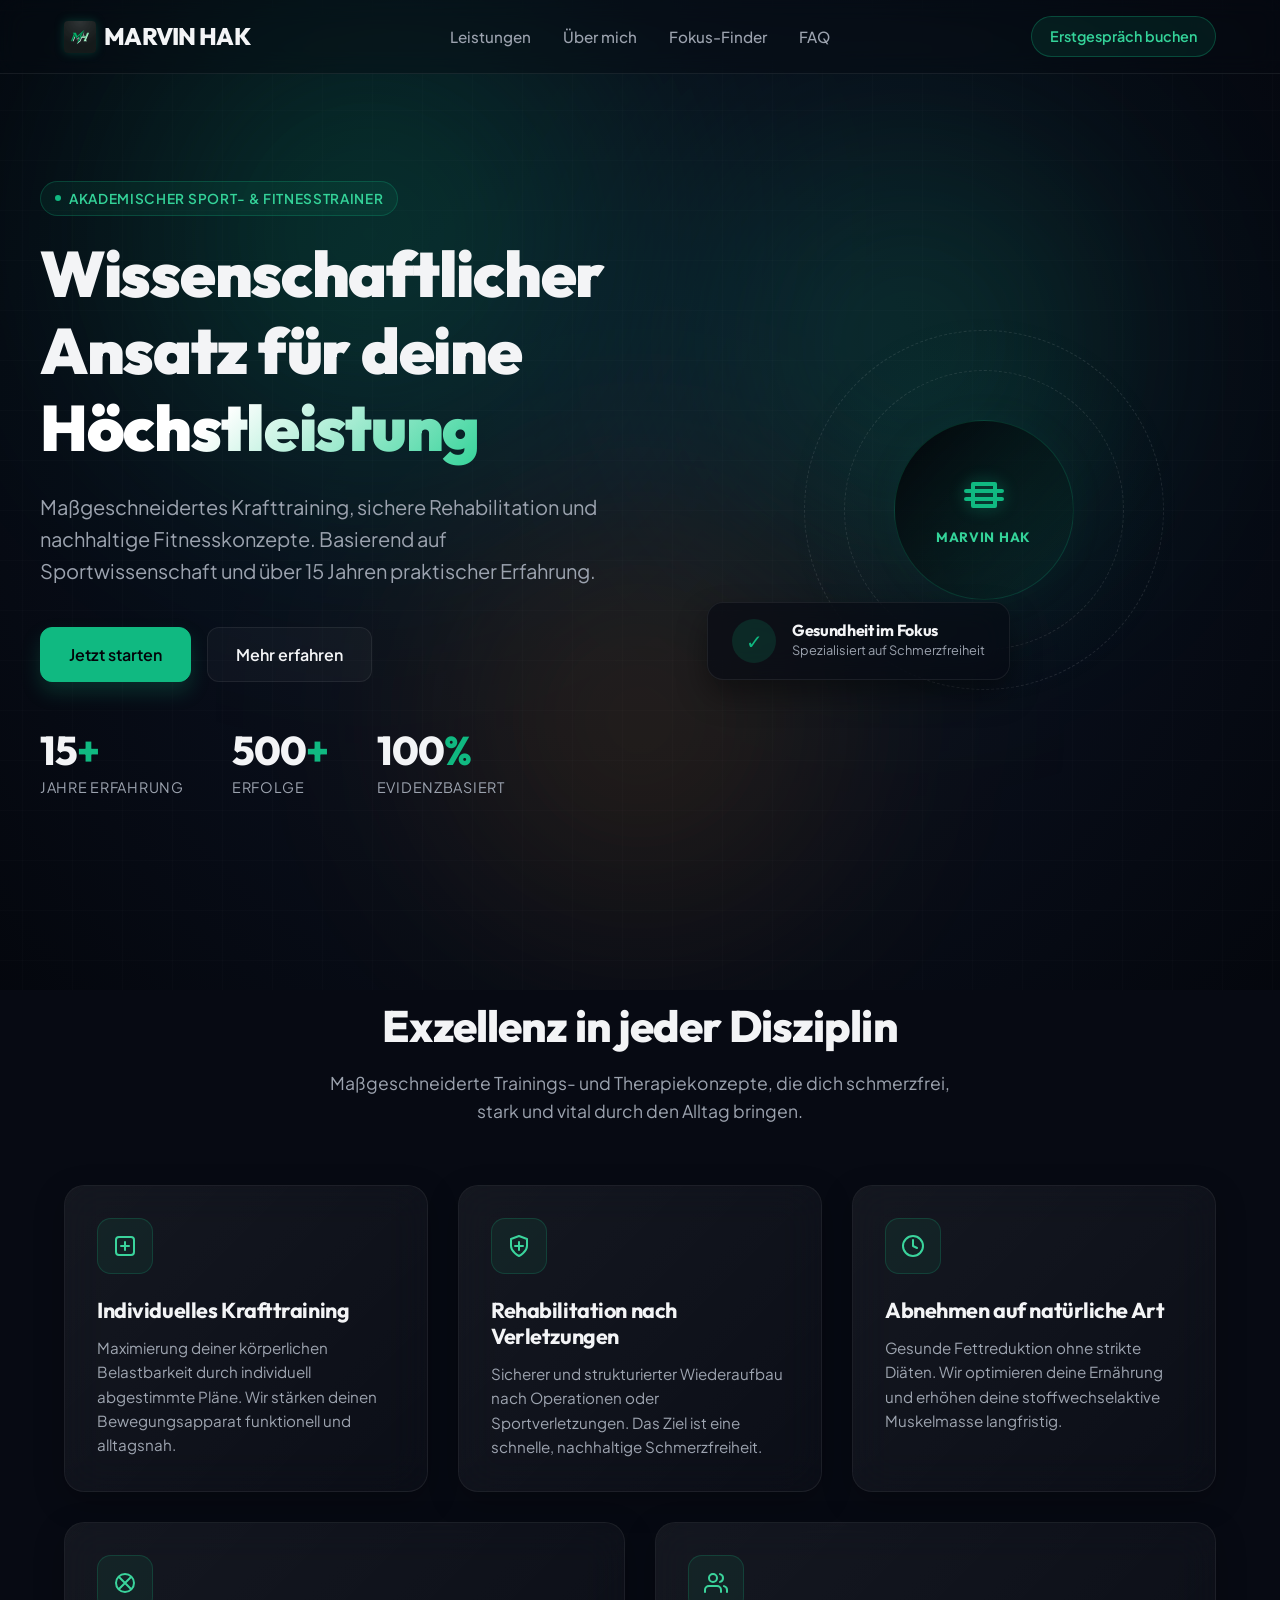
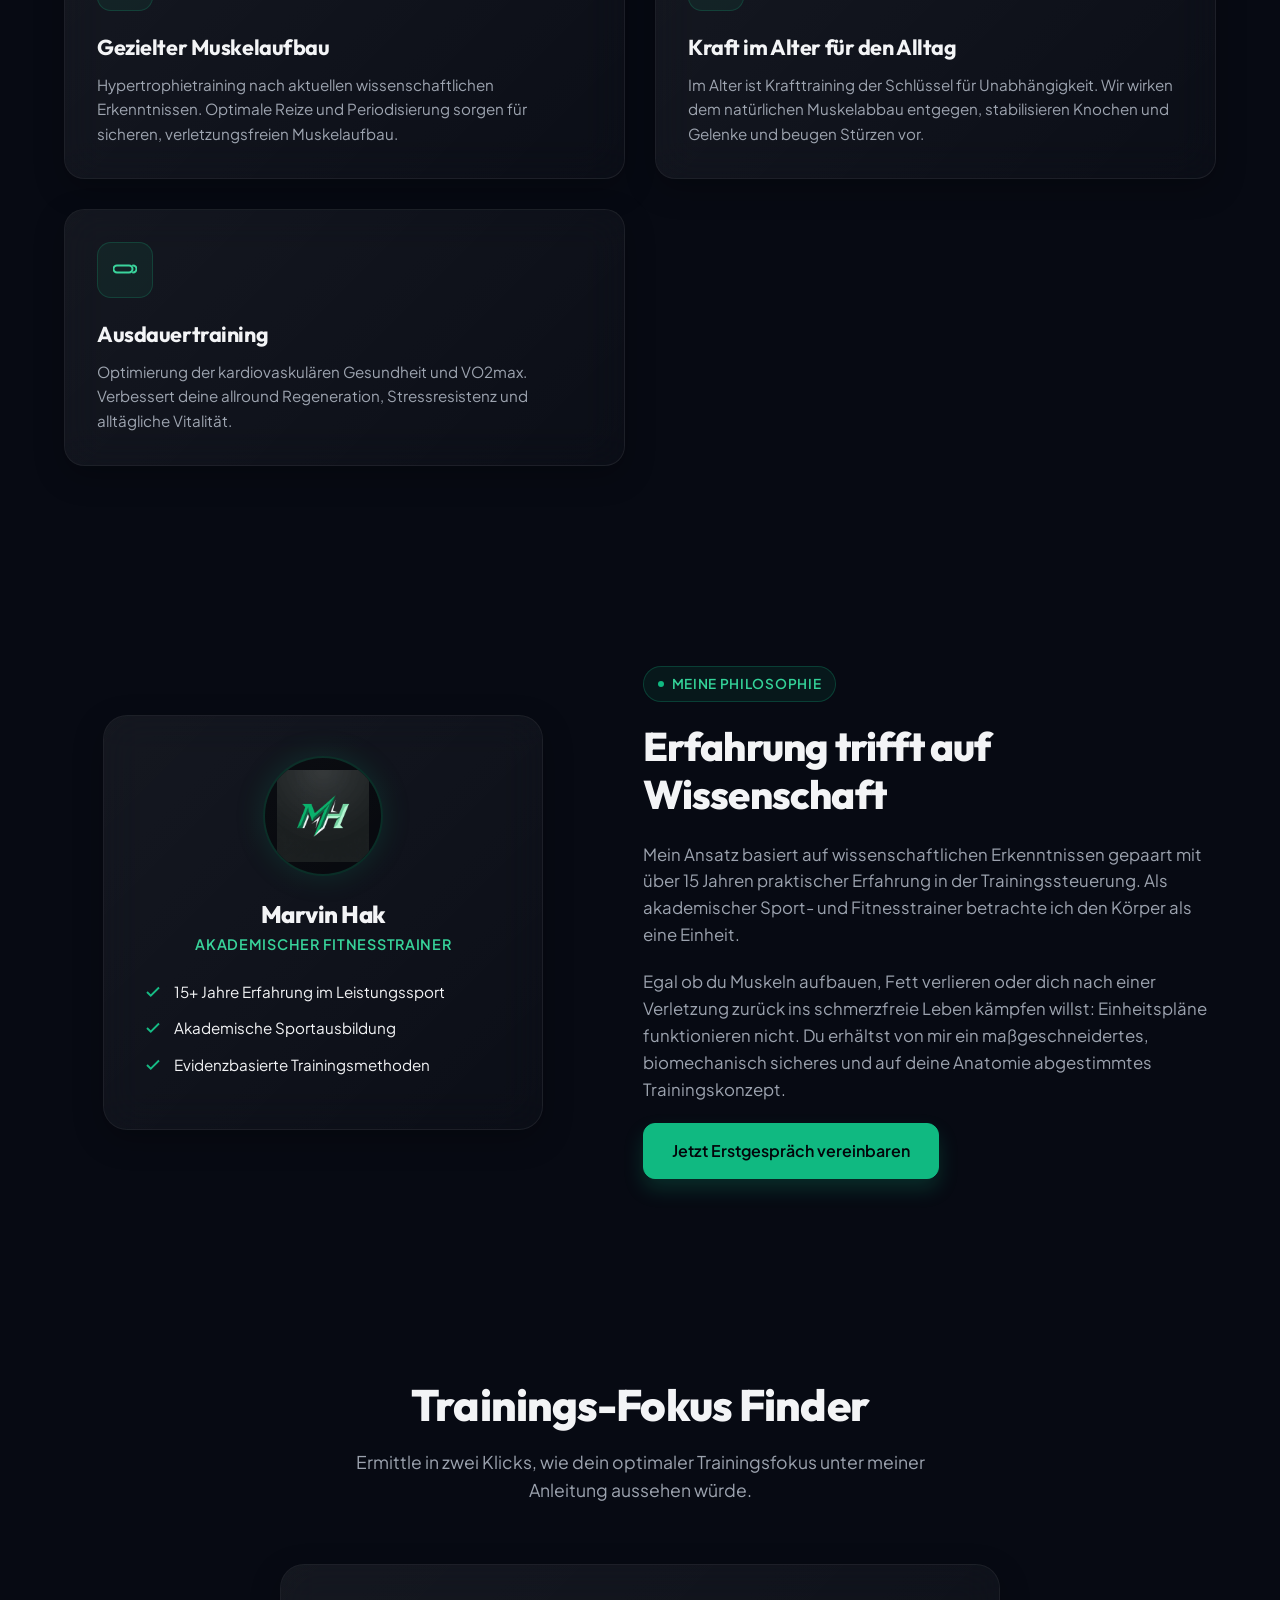
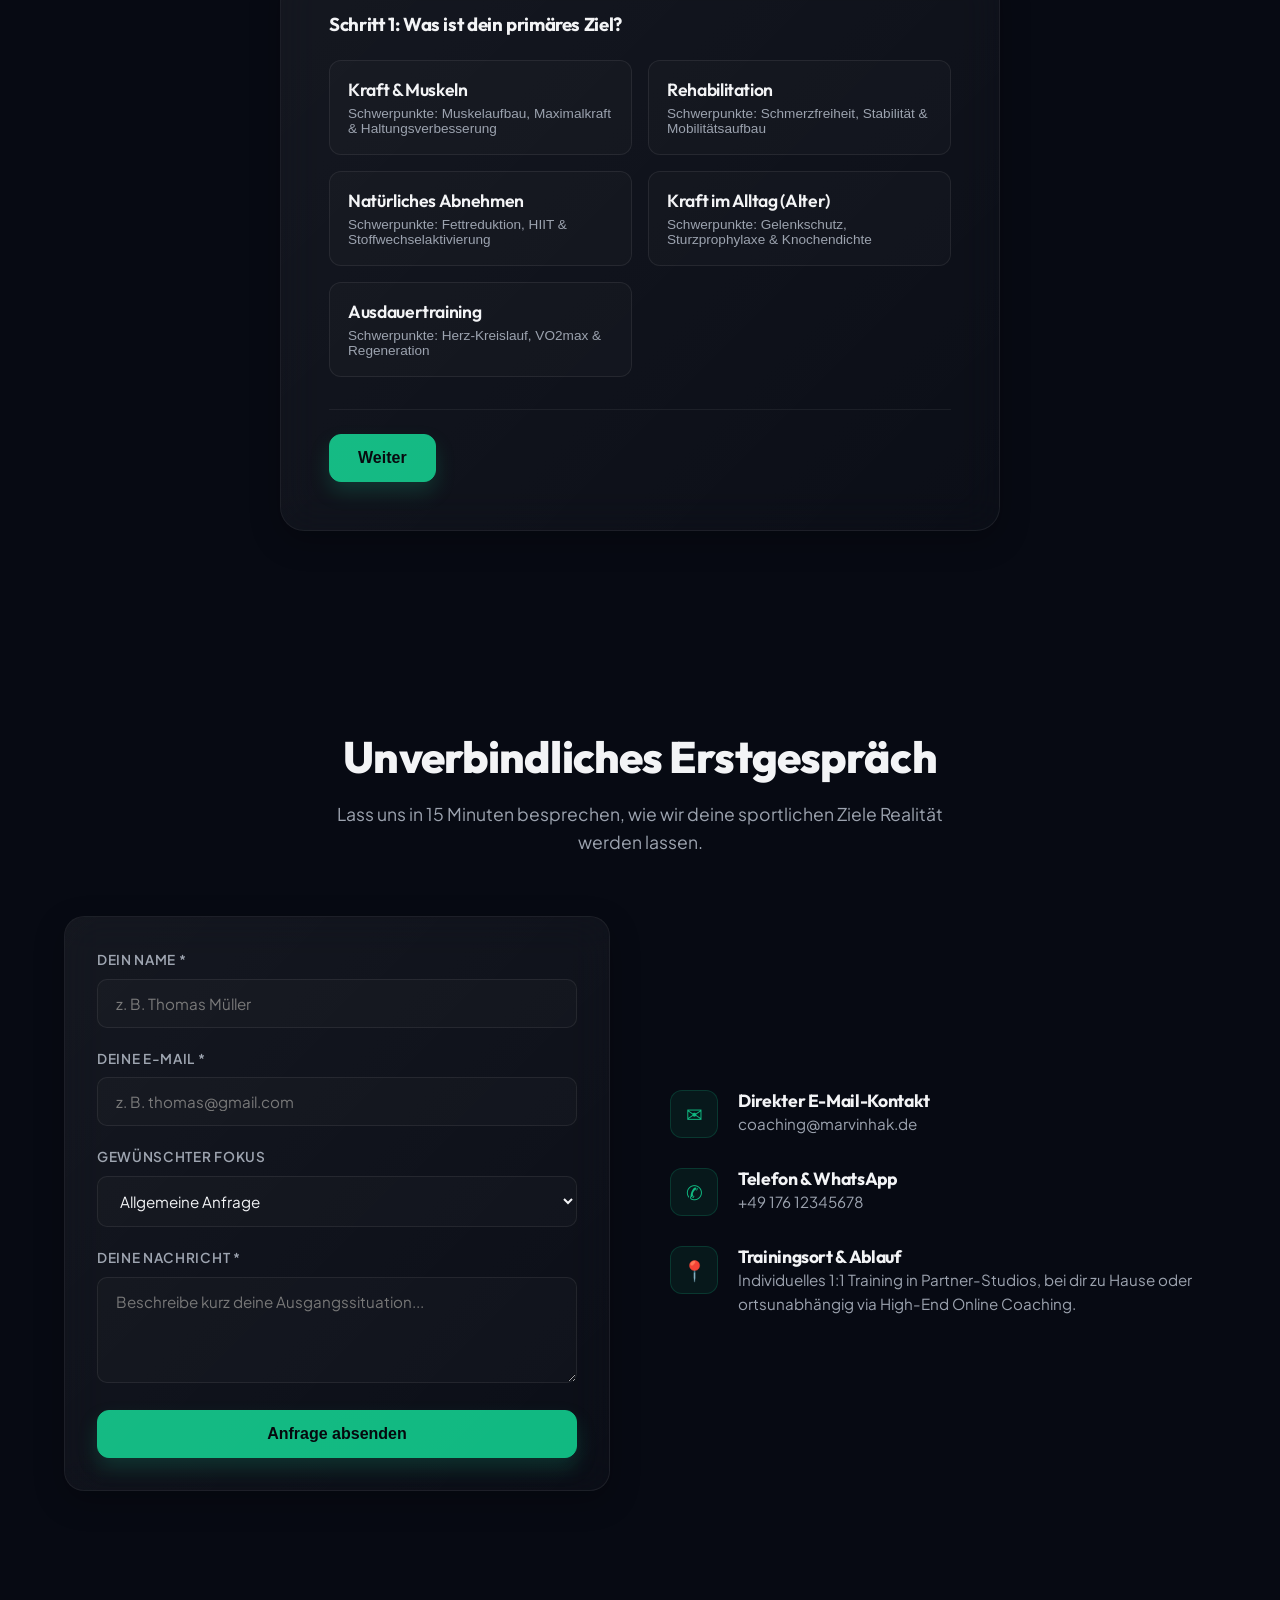
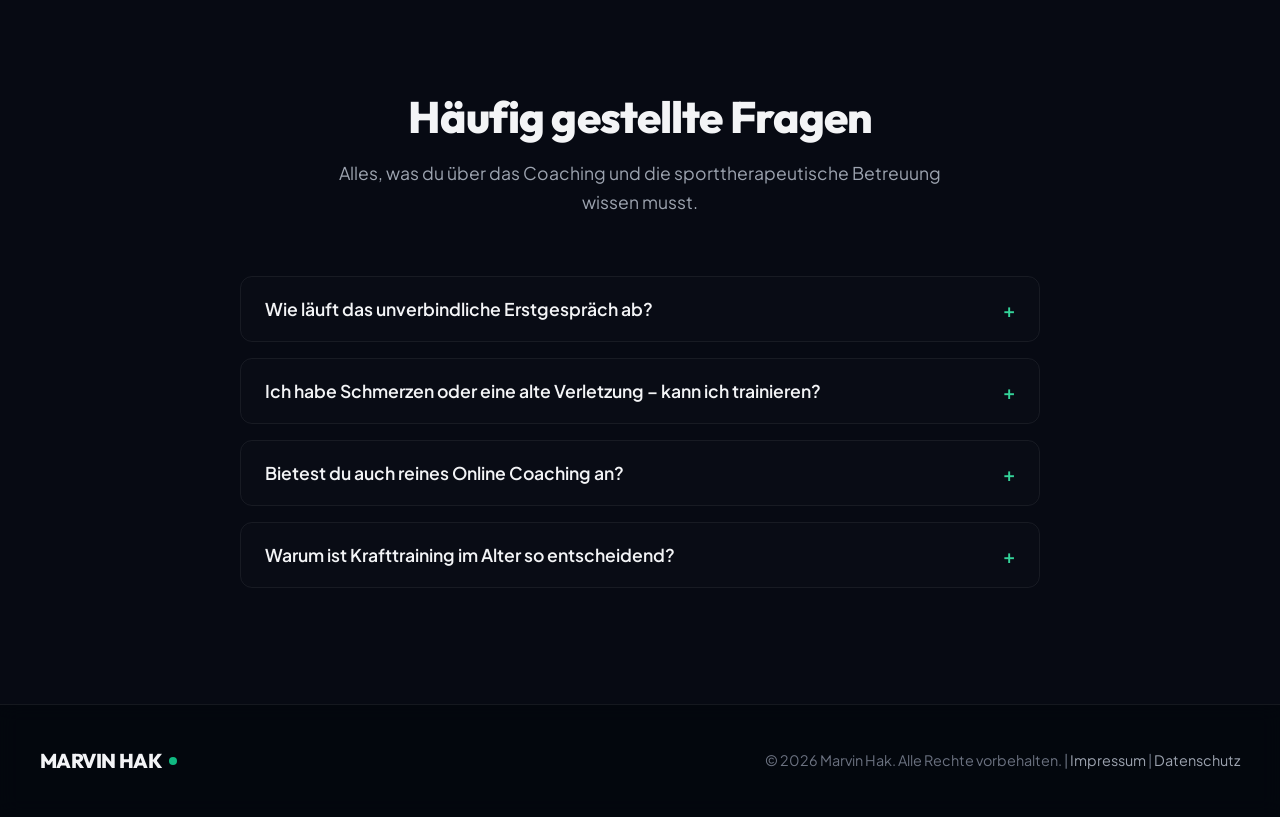
<file: index.html>
<!DOCTYPE html>
<html lang="de">
<head>
  <meta charset="UTF-8">
  <meta name="viewport" content="width=device-width, initial-scale=1.0">
  <title>Marvin Hak | Akademischer Sport- & Fitnesstrainer</title>
  
  <!-- SEO Meta-Tags -->
  <meta name="description" content="Premium Personal Training und Rehabilitation mit Marvin Hak. Über 15 Jahre Erfahrung. Wissenschaftlich fundierter Muskelaufbau, Abnehmen & Fitness im Alter. Buchen Sie jetzt ein Erstgespräch!">
  <meta name="keywords" content="Marvin Hak, Personal Trainer, Sporttherapie, Krafttraining, Rehabilitation, Muskelaufbau, Abnehmen, Fitness im Alter, Ausdauertraining">
  <meta name="author" content="Marvin Hak">
  
  <!-- Open Graph / Facebook -->
  <meta property="og:type" content="website">
  <meta property="og:title" content="Marvin Hak | Akademischer Sport- & Fitnesstrainer">
  <meta property="og:description" content="Professionelles Coaching & Rehabilitation. Wissenschaftlich fundierte Methoden für nachhaltige Fitness und Schmerzfreiheit.">
  
  <!-- Stylesheets -->
  <link rel="stylesheet" href="styles.css">
</head>
<body>

  <!-- -------------------------------------------------------------
     BACKGROUND LAYER (SVG Aurora + Grid Overlay)
     ------------------------------------------------------------- -->
  <div class="bg-wrapper" id="bg-wrapper">
    <div class="grid-overlay"></div>
    <svg class="svg-aurora" viewBox="0 0 1000 1000" xmlns="http://www.w3.org/2000/svg">
      <defs>
        <radialGradient id="emerald-grad" cx="50%" cy="50%" r="50%">
          <stop offset="0%" stop-color="#10b981" stop-opacity="0.35" />
          <stop offset="100%" stop-color="#059669" stop-opacity="0" />
        </radialGradient>
        <radialGradient id="mint-grad" cx="50%" cy="50%" r="50%">
          <stop offset="0%" stop-color="#34d399" stop-opacity="0.3" />
          <stop offset="100%" stop-color="#047857" stop-opacity="0" />
        </radialGradient>
        <radialGradient id="amber-grad" cx="50%" cy="50%" r="50%">
          <stop offset="0%" stop-color="#f59e0b" stop-opacity="0.2" />
          <stop offset="100%" stop-color="#d97706" stop-opacity="0" />
        </radialGradient>
      </defs>
      <circle class="blob blob-emerald" cx="250" cy="300" r="350" />
      <circle class="blob blob-mint" cx="750" cy="400" r="300" />
      <circle class="blob blob-amber" cx="500" cy="750" r="280" />
    </svg>
  </div>

  <!-- -------------------------------------------------------------
     HEADER & NAVIGATION
     ------------------------------------------------------------- -->
  <header>
    <div class="nav-container">
      <a href="#" class="logo">
        <img src="assets/logo.webp" alt="Marvin Hak Logo" style="height: 32px; width: auto; border-radius: 4px; filter: drop-shadow(0 0 5px rgba(16, 185, 129, 0.25));">
        MARVIN HAK
      </a>
      <ul class="nav-links">
        <li><a href="#leistungen">Leistungen</a></li>
        <li><a href="#ueber-mich">Über mich</a></li>
        <li><a href="#fokus-finder">Fokus-Finder</a></li>
        <li><a href="#faq">FAQ</a></li>
      </ul>
      <a href="#kontakt" class="nav-cta">Erstgespräch buchen</a>
      <button class="menu-toggle" id="menu-toggle" aria-label="Menü öffnen">☰</button>
    </div>
  </header>

  <main>
    <!-- -------------------------------------------------------------
       HERO SECTION
       ------------------------------------------------------------- -->
    <section class="hero container">
      <div class="hero-grid">
        <div class="hero-text reveal">
          <div class="badge-wrapper">
            <span class="badge-dot"></span>
            Akademischer Sport- & Fitnesstrainer
          </div>
          <h1>Wissenschaftlicher Ansatz für deine <span class="text-gradient">Höchstleistung</span></h1>
          <p>
            Maßgeschneidertes Krafttraining, sichere Rehabilitation und nachhaltige Fitnesskonzepte. Basierend auf Sportwissenschaft und über 15 Jahren praktischer Erfahrung.
          </p>
          <div class="hero-buttons">
            <a href="#kontakt" class="glass-button glass-button-primary">Jetzt starten</a>
            <a href="#leistungen" class="glass-button">Mehr erfahren</a>
          </div>
          
          <div class="hero-stats">
            <div class="stat-item">
              <h3>15<span>+</span></h3>
              <p>Jahre Erfahrung</p>
            </div>
            <div class="stat-item">
              <h3>500<span>+</span></h3>
              <p>Erfolge</p>
            </div>
            <div class="stat-item">
              <h3>100<span>%</span></h3>
              <p>Evidenzbasiert</p>
            </div>
          </div>
        </div>

        <div class="hero-visual reveal" style="transition-delay: 0.2s;">
          <div class="abstract-gym-graphics">
            <div class="orb-ring ring-1"></div>
            <div class="orb-ring ring-2"></div>
            <div class="core-orb">
              <!-- Inline Gym Dumbbell Icon -->
              <svg viewBox="0 0 24 24" fill="none" stroke="currentColor" stroke-width="2" stroke-linecap="round" stroke-linejoin="round">
                <path d="M6.5 6.5h11M6.5 17.5h11M3 10h18M3 14h18M6.5 6.5v11M17.5 6.5v11" />
              </svg>
              <span>MARVIN HAK</span>
            </div>
          </div>
          
          <div class="hero-badge-card">
            <div class="hero-badge-icon">✓</div>
            <div class="hero-badge-info">
              <h4>Gesundheit im Fokus</h4>
              <p>Spezialisiert auf Schmerzfreiheit</p>
            </div>
          </div>
        </div>
      </div>
    </section>

    <!-- -------------------------------------------------------------
       SERVICES SECTION (LEISTUNGEN)
       ------------------------------------------------------------- -->
    <section id="leistungen" class="section-padding container">
      <div class="section-header reveal">
        <h2>Exzellenz in jeder Disziplin</h2>
        <p>Maßgeschneiderte Trainings- und Therapiekonzepte, die dich schmerzfrei, stark und vital durch den Alltag bringen.</p>
      </div>

      <div class="services-grid">
        <!-- Service 1: Krafttraining -->
        <div class="glass-card service-card reveal">
          <div class="service-icon">
            <svg width="24" height="24" viewBox="0 0 24 24" fill="none" stroke="currentColor" stroke-width="2" stroke-linecap="round" stroke-linejoin="round">
              <path d="M18 3H6a3 3 0 0 0-3 3v12a3 3 0 0 0 3 3h12a3 3 0 0 0 3-3V6a3 3 0 0 0-3-3z" />
              <path d="M12 8v8" />
              <path d="M8 12h8" />
            </svg>
          </div>
          <h3>Individuelles Krafttraining</h3>
          <p>Maximierung deiner körperlichen Belastbarkeit durch individuell abgestimmte Pläne. Wir stärken deinen Bewegungsapparat funktionell und alltagsnah.</p>
        </div>

        <!-- Service 2: Rehabilitation -->
        <div class="glass-card service-card reveal" style="transition-delay: 0.1s;">
          <div class="service-icon">
            <svg width="24" height="24" viewBox="0 0 24 24" fill="none" stroke="currentColor" stroke-width="2" stroke-linecap="round" stroke-linejoin="round">
              <path d="M12 22s8-4 8-10V5l-8-3-8 3v7c0 6 8 10 8 10z" />
              <path d="M12 8v8M8 12h8" />
            </svg>
          </div>
          <h3>Rehabilitation nach Verletzungen</h3>
          <p>Sicherer und strukturierter Wiederaufbau nach Operationen oder Sportverletzungen. Das Ziel ist eine schnelle, nachhaltige Schmerzfreiheit.</p>
        </div>

        <!-- Service 3: Abnehmen -->
        <div class="glass-card service-card reveal" style="transition-delay: 0.2s;">
          <div class="service-icon">
            <svg width="24" height="24" viewBox="0 0 24 24" fill="none" stroke="currentColor" stroke-width="2" stroke-linecap="round" stroke-linejoin="round">
              <path d="M12 2a10 10 0 1 0 10 10A10 10 0 0 0 12 2z" />
              <path d="M12 6v6l4 2" />
            </svg>
          </div>
          <h3>Abnehmen auf natürliche Art</h3>
          <p>Gesunde Fettreduktion ohne strikte Diäten. Wir optimieren deine Ernährung und erhöhen deine stoffwechselaktive Muskelmasse langfristig.</p>
        </div>

        <!-- Service 4: Muskelwachstum -->
        <div class="glass-card service-card wide reveal">
          <div class="service-icon">
            <svg width="24" height="24" viewBox="0 0 24 24" fill="none" stroke="currentColor" stroke-width="2" stroke-linecap="round" stroke-linejoin="round">
              <path d="m6.5 6.5 11 11M6.5 17.5l11-11" />
              <circle cx="12" cy="12" r="9" />
            </svg>
          </div>
          <h3>Gezielter Muskelaufbau</h3>
          <p>Hypertrophietraining nach aktuellen wissenschaftlichen Erkenntnissen. Optimale Reize und Periodisierung sorgen für sicheren, verletzungsfreien Muskelaufbau.</p>
        </div>

        <!-- Service 5: Krafttraining im Alter -->
        <div class="glass-card service-card wide reveal" style="transition-delay: 0.1s;">
          <div class="service-icon">
            <svg width="24" height="24" viewBox="0 0 24 24" fill="none" stroke="currentColor" stroke-width="2" stroke-linecap="round" stroke-linejoin="round">
              <path d="M17 21v-2a4 4 0 0 0-4-4H5a4 4 0 0 0-4 4v2" />
              <circle cx="9" cy="7" r="4" />
              <path d="M23 21v-2a4 4 0 0 0-3-3.87" />
              <path d="M16 3.13a4 4 0 0 1 0 7.75" />
            </svg>
          </div>
          <h3>Kraft im Alter für den Alltag</h3>
          <p>Im Alter ist Krafttraining der Schlüssel für Unabhängigkeit. Wir wirken dem natürlichen Muskelabbau entgegen, stabilisieren Knochen und Gelenke und beugen Stürzen vor.</p>
        </div>

        <!-- Service 6: Ausdauertraining -->
        <div class="glass-card service-card wide reveal" style="transition-delay: 0.2s;">
          <div class="service-icon">
            <svg width="24" height="24" viewBox="0 0 24 24" fill="none" stroke="currentColor" stroke-width="2" stroke-linecap="round" stroke-linejoin="round">
              <path d="M4 14.5a3.5 3.5 0 0 1 0-7H16a3.5 3.5 0 0 1 0 7H4z" />
              <path d="M20 7.5a3.5 3.5 0 0 1 0 7" />
            </svg>
          </div>
          <h3>Ausdauertraining</h3>
          <p>Optimierung der kardiovaskulären Gesundheit und VO2max. Verbessert deine allround Regeneration, Stressresistenz und alltägliche Vitalität.</p>
        </div>
      </div>
    </section>

    <!-- -------------------------------------------------------------
       BIOGRAPHY / PHILOSOPHY SECTION
       ------------------------------------------------------------- -->
    <section id="ueber-mich" class="section-padding container">
      <div class="bio-grid">
        <div class="bio-image-wrapper reveal">
          <div class="glass-card bio-card">
            <div class="avatar-circle" style="background: var(--bg-darker); border-color: rgba(16, 185, 129, 0.2); overflow: hidden; padding: 12px;">
              <img src="assets/logo.png" alt="Marvin Hak Logo" style="width: 100%; height: 100%; object-fit: contain;">
            </div>
            <h3>Marvin Hak</h3>
            <p class="title">Akademischer Fitnesstrainer</p>
            
            <div class="bio-bullet">
              <svg width="18" height="18" viewBox="0 0 24 24" fill="none" stroke="currentColor" stroke-width="2.5"><path d="M20 6 9 17l-5-5"/></svg>
              <span>15+ Jahre Erfahrung im Leistungssport</span>
            </div>
            <div class="bio-bullet">
              <svg width="18" height="18" viewBox="0 0 24 24" fill="none" stroke="currentColor" stroke-width="2.5"><path d="M20 6 9 17l-5-5"/></svg>
              <span>Akademische Sportausbildung</span>
            </div>
            <div class="bio-bullet">
              <svg width="18" height="18" viewBox="0 0 24 24" fill="none" stroke="currentColor" stroke-width="2.5"><path d="M20 6 9 17l-5-5"/></svg>
              <span>Evidenzbasierte Trainingsmethoden</span>
            </div>
          </div>
        </div>

        <div class="bio-text reveal" style="transition-delay: 0.1s;">
          <div class="badge-wrapper">
            <span class="badge-dot"></span>
            Meine Philosophie
          </div>
          <h2>Erfahrung trifft auf Wissenschaft</h2>
          <p>
            Mein Ansatz basiert auf wissenschaftlichen Erkenntnissen gepaart mit über 15 Jahren praktischer Erfahrung in der Trainingssteuerung. Als akademischer Sport- und Fitnesstrainer betrachte ich den Körper als eine Einheit.
          </p>
          <p>
            Egal ob du Muskeln aufbauen, Fett verlieren oder dich nach einer Verletzung zurück ins schmerzfreie Leben kämpfen willst: Einheitspläne funktionieren nicht. Du erhältst von mir ein maßgeschneidertes, biomechanisch sicheres und auf deine Anatomie abgestimmtes Trainingskonzept.
          </p>
          <a href="#kontakt" class="glass-button glass-button-primary">Jetzt Erstgespräch vereinbaren</a>
        </div>
      </div>
    </section>

    <!-- -------------------------------------------------------------
       INTERACTIVE WIDGET (TRAININGS-FOKUS FINDER)
       ------------------------------------------------------------- -->
    <section id="fokus-finder" class="section-padding container">
      <div class="section-header reveal">
        <h2>Trainings-Fokus Finder</h2>
        <p>Ermittle in zwei Klicks, wie dein optimaler Trainingsfokus unter meiner Anleitung aussehen würde.</p>
      </div>

      <div class="widget-container reveal">
        <div class="glass-card widget-card">
          <!-- Step 1: Goal Select -->
          <div class="widget-step active" id="step-1">
            <h3>Schritt 1: Was ist dein primäres Ziel?</h3>
            <div class="widget-options">
              <button class="option-button goal-option" data-goal="kraft">
                <h4>Kraft & Muskeln</h4>
                <p>Schwerpunkte: Muskelaufbau, Maximalkraft & Haltungsverbesserung</p>
              </button>
              <button class="option-button goal-option" data-goal="reha">
                <h4>Rehabilitation</h4>
                <p>Schwerpunkte: Schmerzfreiheit, Stabilität & Mobilitätsaufbau</p>
              </button>
              <button class="option-button goal-option" data-goal="abnehmen">
                <h4>Natürliches Abnehmen</h4>
                <p>Schwerpunkte: Fettreduktion, HIIT & Stoffwechselaktivierung</p>
              </button>
              <button class="option-button goal-option" data-goal="alter">
                <h4>Kraft im Alltag (Alter)</h4>
                <p>Schwerpunkte: Gelenkschutz, Sturzprophylaxe & Knochendichte</p>
              </button>
              <button class="option-button goal-option" data-goal="ausdauer">
                <h4>Ausdauertraining</h4>
                <p>Schwerpunkte: Herz-Kreislauf, VO2max & Regeneration</p>
              </button>
            </div>
          </div>

          <!-- Step 2: Experience Select -->
          <div class="widget-step" id="step-2">
            <h3>Schritt 2: Wie ist deine bisherige Erfahrung?</h3>
            <div class="widget-options">
              <button class="option-button exp-option" data-exp="anf">
                <h4>Einsteiger / Wiedereinsteiger</h4>
                <p>Ich habe wenig Erfahrung oder pausiere seit über 6 Monaten.</p>
              </button>
              <button class="option-button exp-option" data-exp="fort">
                <h4>Fortgeschritten</h4>
                <p>Ich trainiere regelmäßig und beherrsche die Grundübungen.</p>
              </button>
            </div>
          </div>

          <!-- Step 3: Result Page -->
          <div class="widget-step" id="step-result">
            <h3 id="result-title">Dein Trainingsfokus-Profil</h3>
            <p id="result-description" style="margin-top: 12px; color: var(--text-muted);"></p>
            
            <div class="result-box">
              <h4>Empfohlene Bausteine für dein Coaching:</h4>
              <ul class="result-bullets" id="result-details">
                <!-- Dynamically filled by JS -->
              </ul>
            </div>
            <p style="margin-top: 24px; font-size: 0.9rem; color: var(--text-muted);">
              Das passende Thema wurde automatisch im Kontaktformular unten ausgewählt. Sende es ab, um das Ergebnis zu besprechen!
            </p>
          </div>

          <!-- Wizard Footer Controls -->
          <div class="widget-footer">
            <button class="glass-button" id="btn-prev" style="display: none;">Zurück</button>
            <button class="glass-button glass-button-primary" id="btn-next" disabled>Weiter</button>
            <button class="glass-button glass-button-primary" id="btn-restart" style="display: none;">Neu starten</button>
          </div>
        </div>
      </div>
    </section>

    <!-- -------------------------------------------------------------
       CONTACT SECTION
       ------------------------------------------------------------- -->
    <section id="kontakt" class="section-padding container">
      <div class="section-header reveal">
        <h2>Unverbindliches Erstgespräch</h2>
        <p>Lass uns in 15 Minuten besprechen, wie wir deine sportlichen Ziele Realität werden lassen.</p>
      </div>

      <div class="contact-grid">
        <div class="glass-card reveal">
          <!-- Contact Form -->
          <form id="contact-form">
            <div class="form-group">
              <label for="name">Dein Name *</label>
              <input type="text" id="name" class="form-control" placeholder="z. B. Thomas Müller" required>
            </div>
            
            <div class="form-group">
              <label for="email">Deine E-Mail *</label>
              <input type="email" id="email" class="form-control" placeholder="z. B. thomas@gmail.com" required>
            </div>

            <div class="form-group">
              <label for="contact-subject">Gewünschter Fokus</label>
              <select id="contact-subject" class="form-control">
                <option value="allgemein">Allgemeine Anfrage</option>
                <option value="krafttraining">Individuelles Krafttraining</option>
                <option value="reha">Rehabilitation</option>
                <option value="abnehmen">Abnehmen & Ernährung</option>
                <option value="alter">Kraft im Alltag (Alter)</option>
                <option value="ausdauer">Ausdauertraining</option>
              </select>
            </div>

            <div class="form-group">
              <label for="message">Deine Nachricht *</label>
              <textarea id="message" class="form-control" rows="4" placeholder="Beschreibe kurz deine Ausgangssituation..." required></textarea>
            </div>

            <button type="submit" class="glass-button glass-button-primary" style="width: 100%;">Anfrage absenden</button>
          </form>

          <!-- Form Success Screen -->
          <div class="success-message" id="form-success">
            <div class="success-icon">✓</div>
            <h3>Anfrage erfolgreich gesendet!</h3>
            <p style="margin-top: 12px; color: var(--text-muted);">
              Vielen Dank, <span id="user-firstname"></span>! Marvin Hak wird sich innerhalb von 24 Stunden persönlich bei dir per E-Mail melden, um das Erstgespräch zu vereinbaren.
            </p>
          </div>
        </div>

        <!-- Info Column -->
        <div class="form-info-card reveal" style="transition-delay: 0.1s;">
          <div class="info-item">
            <div class="info-icon">✉</div>
            <div class="info-content">
              <h4>Direkter E-Mail-Kontakt</h4>
              <p>coaching@marvinhak.de</p>
            </div>
          </div>

          <div class="info-item">
            <div class="info-icon">✆</div>
            <div class="info-content">
              <h4>Telefon & WhatsApp</h4>
              <p>+49 176 12345678</p>
            </div>
          </div>

          <div class="info-item">
            <div class="info-icon">📍</div>
            <div class="info-content">
              <h4>Trainingsort & Ablauf</h4>
              <p>Individuelles 1:1 Training in Partner-Studios, bei dir zu Hause oder ortsunabhängig via High-End Online Coaching.</p>
            </div>
          </div>
        </div>
      </div>
    </section>

    <!-- -------------------------------------------------------------
       FAQ SECTION
       ------------------------------------------------------------- -->
    <section id="faq" class="section-padding container">
      <div class="section-header reveal">
        <h2>Häufig gestellte Fragen</h2>
        <p>Alles, was du über das Coaching und die sporttherapeutische Betreuung wissen musst.</p>
      </div>

      <div class="faq-container reveal">
        <!-- FAQ 1 -->
        <div class="faq-item">
          <button class="faq-question">
            <span>Wie läuft das unverbindliche Erstgespräch ab?</span>
            <span class="faq-icon">+</span>
          </button>
          <div class="faq-answer">
            <p>Wir telefonieren für ca. 15 Minuten. Du erzählst mir von deinen Zielen, deinen aktuellen Hürden und eventuellen körperlichen Beschwerden. Ich erkläre dir kurz meine Arbeitsweise und wir schauen, ob die Chemie stimmt. Das Gespräch ist komplett kostenfrei.</p>
          </div>
        </div>

        <!-- FAQ 2 -->
        <div class="faq-item">
          <button class="faq-question">
            <span>Ich habe Schmerzen oder eine alte Verletzung – kann ich trainieren?</span>
            <span class="faq-icon">+</span>
          </button>
          <div class="faq-answer">
            <p>Ja, absolut! Als akademischer Trainer mit Spezialisierung auf Rehabilitation konzipiere ich Pläne, die genau deine Einschränkungen berücksichtigen. Wir arbeiten oft in Abstimmung mit Ärzten und Physiotherapeuten, um dich schmerzfrei wieder aufzubauen.</p>
          </div>
        </div>

        <!-- FAQ 3 -->
        <div class="faq-item">
          <button class="faq-question">
            <span>Bietest du auch reines Online Coaching an?</span>
            <span class="faq-icon">+</span>
          </button>
          <div class="faq-answer">
            <p>Ja. Viele Klienten nutzen mein Online Coaching, da es flexibel ist. Hierbei bekommst du detaillierte Videoanalysen deiner Übungsausführungen, wöchentliche Check-ins und dynamische Anpassungen über meine Trainings-App.</p>
          </div>
        </div>

        <!-- FAQ 4 -->
        <div class="faq-item">
          <button class="faq-question">
            <span>Warum ist Krafttraining im Alter so entscheidend?</span>
            <span class="faq-icon">+</span>
          </button>
          <div class="faq-answer">
            <p>Ab dem 30. Lebensjahr verliert der Körper kontinuierlich Muskelmasse und Knochendichte. Gezieltes Krafttraining wirkt diesem Prozess aktiv entgegen. Es stabilisiert die Gelenke, beugt Stürzen vor und sorgt dafür, dass alltägliche Aufgaben wie Heben, Aufstehen und Tragen auch im hohen Alter mühelos gelingen.</p>
          </div>
        </div>
      </div>
    </section>
  </main>

  <!-- -------------------------------------------------------------
     FOOTER
     ------------------------------------------------------------- -->
  <footer>
    <div class="footer-container">
      <div class="logo" style="font-size: 1.25rem;">
        MARVIN HAK
        <span class="logo-dot"></span>
      </div>
      <div class="footer-text">
        &copy; 2026 Marvin Hak. Alle Rechte vorbehalten. 
        | <a href="#">Impressum</a> 
        | <a href="#">Datenschutz</a>
      </div>
    </div>
  </footer>

  <!-- Scripts -->
  <script src="app.js"></script>
</body>
</html>
</file>
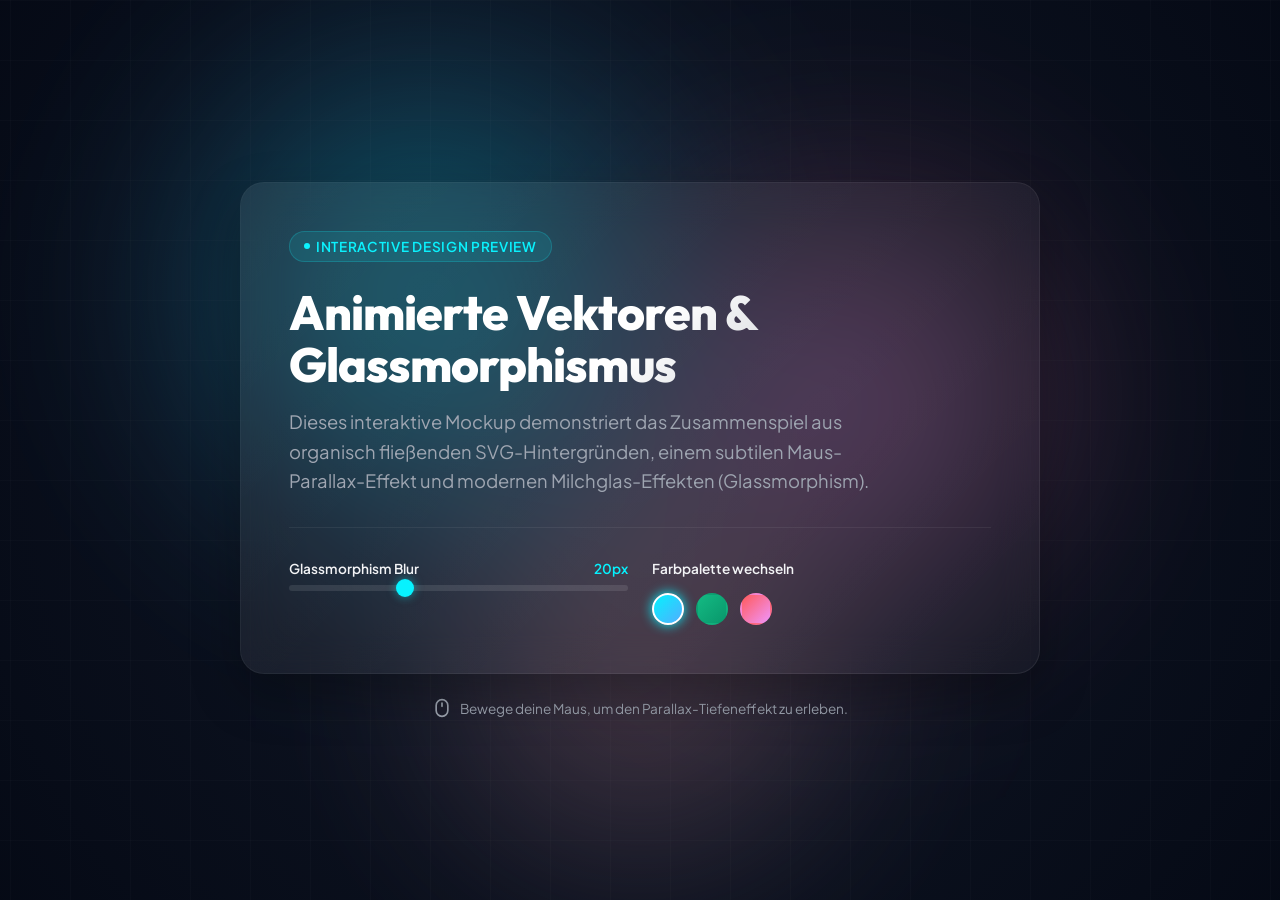
<file: background_preview.html>
<!DOCTYPE html>
<html lang="de">
<head>
  <meta charset="UTF-8">
  <meta name="viewport" content="width=device-width, initial-scale=1.0">
  <title>Premium SVG Background & Glassmorphism Preview</title>
  
  <!-- Google Fonts for Modern Typography -->
  <link rel="preconnect" href="https://fonts.googleapis.com">
  <link rel="preconnect" href="https://fonts.gstatic.com" crossorigin>
  <link href="https://fonts.googleapis.com/css2?family=Outfit:wght@300;400;600;800&family=Plus+Jakarta+Sans:wght@300;400;600;700&display=swap" rel="stylesheet">

  <style>
    /* -------------------------------------------------------------
       1. DESIGN SYSTEM & RESET
       ------------------------------------------------------------- */
    :root {
      --bg-dark: #0b0f19;
      --card-bg: rgba(255, 255, 255, 0.03);
      --card-border: rgba(255, 255, 255, 0.08);
      --text-main: #f3f4f6;
      --text-muted: #9ca3af;
      --primary-neon: #00f2fe;
      --secondary-neon: #4facfe;
      --accent-neon: #f093fb;
      --font-display: 'Outfit', sans-serif;
      --font-sans: 'Plus Jakarta Sans', sans-serif;
    }

    * {
      box-sizing: border-box;
      margin: 0;
      padding: 0;
    }

    body {
      background-color: var(--bg-dark);
      color: var(--text-main);
      font-family: var(--font-sans);
      min-height: 100vh;
      overflow-x: hidden;
      display: flex;
      flex-direction: column;
      align-items: center;
      justify-content: center;
      position: relative;
    }

    /* -------------------------------------------------------------
       2. ANIMATED SVG & PARALLAX BACKGROUND
       ------------------------------------------------------------- */
    .background-container {
      position: fixed;
      top: -10%;
      left: -10%;
      width: 120%;
      height: 120%;
      z-index: 0;
      pointer-events: none;
      overflow: hidden;
      background: radial-gradient(circle at 50% 50%, #111827 0%, #030712 100%);
      transition: transform 0.1s ease-out; /* For mouse parallax */
    }

    .svg-background {
      width: 100%;
      height: 100%;
      opacity: 0.85;
    }

    /* CSS Keyframe Animations for SVG Blobs */
    @keyframes float-blob-1 {
      0% {
        transform: translate(0px, 0px) scale(1) rotate(0deg);
      }
      33% {
        transform: translate(70px, -100px) scale(1.15) rotate(120deg);
      }
      66% {
        transform: translate(-50px, 40px) scale(0.9) rotate(240deg);
      }
      100% {
        transform: translate(0px, 0px) scale(1) rotate(360deg);
      }
    }

    @keyframes float-blob-2 {
      0% {
        transform: translate(0px, 0px) scale(1) rotate(360deg);
      }
      33% {
        transform: translate(-80px, 80px) scale(0.85) rotate(240deg);
      }
      66% {
        transform: translate(60px, -40px) scale(1.1) rotate(120deg);
      }
      100% {
        transform: translate(0px, 0px) scale(1) rotate(0deg);
      }
    }

    @keyframes float-blob-3 {
      0% {
        transform: translate(0px, 0px) scale(1) rotate(0deg);
      }
      50% {
        transform: translate(100px, 50px) scale(1.2) rotate(180deg);
      }
      100% {
        transform: translate(0px, 0px) scale(1) rotate(360deg);
      }
    }

    .blob {
      transform-origin: center;
      filter: blur(80px);
      mix-blend-mode: screen;
    }

    .blob-1 {
      fill: url(#grad1);
      animation: float-blob-1 25s infinite alternate ease-in-out;
    }

    .blob-2 {
      fill: url(#grad2);
      animation: float-blob-2 30s infinite alternate ease-in-out;
      animation-delay: -5s;
    }

    .blob-3 {
      fill: url(#grad3);
      animation: float-blob-3 22s infinite alternate ease-in-out;
      animation-delay: -10s;
    }

    /* Grid overlay to give structure and tech feel */
    .grid-overlay {
      position: absolute;
      top: 0;
      left: 0;
      width: 100%;
      height: 100%;
      background-image: 
        linear-gradient(rgba(255, 255, 255, 0.015) 1px, transparent 1px),
        linear-gradient(90deg, rgba(255, 255, 255, 0.015) 1px, transparent 1px);
      background-size: 60px 60px;
      background-position: center center;
      pointer-events: none;
      z-index: 1;
    }

    /* -------------------------------------------------------------
       3. INTERACTIVE GLASMORPHISM INTERFACE
       ------------------------------------------------------------- */
    .container {
      position: relative;
      z-index: 10;
      width: 90%;
      max-width: 800px;
      margin: 40px auto;
    }

    .glass-card {
      background: var(--card-bg);
      backdrop-filter: blur(20px);
      -webkit-backdrop-filter: blur(20px);
      border: 1px solid var(--card-border);
      border-radius: 24px;
      padding: 48px;
      box-shadow: 0 20px 50px rgba(0, 0, 0, 0.3);
      transition: all 0.3s ease;
      position: relative;
      overflow: hidden;
    }

    .glass-card::before {
      content: '';
      position: absolute;
      top: 0;
      left: 0;
      width: 100%;
      height: 100%;
      background: linear-gradient(135deg, rgba(255, 255, 255, 0.05) 0%, transparent 100%);
      pointer-events: none;
    }

    /* Hover effect for card */
    .glass-card:hover {
      border-color: rgba(255, 255, 255, 0.15);
      box-shadow: 0 30px 60px rgba(0, 0, 0, 0.4), 
                  0 0 40px rgba(0, 242, 254, 0.05);
      transform: translateY(-4px);
    }

    .badge {
      display: inline-flex;
      align-items: center;
      gap: 6px;
      background: rgba(0, 242, 254, 0.1);
      border: 1px solid rgba(0, 242, 254, 0.2);
      color: var(--primary-neon);
      padding: 6px 14px;
      border-radius: 99px;
      font-size: 0.85rem;
      font-weight: 600;
      text-transform: uppercase;
      letter-spacing: 0.05em;
      margin-bottom: 24px;
    }

    .badge-dot {
      width: 6px;
      height: 6px;
      background-color: var(--primary-neon);
      border-radius: 50%;
      animation: pulse 1.5s infinite alternate;
    }

    @keyframes pulse {
      0% { transform: scale(0.8); opacity: 0.5; }
      100% { transform: scale(1.2); opacity: 1; }
    }

    h1 {
      font-family: var(--font-display);
      font-size: 3rem;
      font-weight: 800;
      line-height: 1.1;
      margin-bottom: 16px;
      background: linear-gradient(135deg, #ffffff 50%, #9ca3af 100%);
      -webkit-background-clip: text;
      -webkit-text-fill-color: transparent;
      letter-spacing: -0.02em;
    }

    .subtitle {
      font-size: 1.15rem;
      color: var(--text-muted);
      line-height: 1.6;
      margin-bottom: 32px;
      max-width: 600px;
    }

    /* Control Panel / Interactive Sliders inside Glass */
    .control-panel {
      border-top: 1px solid rgba(255, 255, 255, 0.06);
      padding-top: 32px;
      margin-top: 32px;
      display: grid;
      grid-template-columns: 1fr 1fr;
      gap: 24px;
    }

    @media (max-width: 640px) {
      .control-panel {
        grid-template-columns: 1fr;
      }
      h1 {
        font-size: 2.25rem;
      }
      .glass-card {
        padding: 32px 24px;
      }
    }

    .control-group {
      display: flex;
      flex-direction: column;
      gap: 8px;
    }

    .control-label {
      font-size: 0.85rem;
      font-weight: 600;
      color: var(--text-main);
      display: flex;
      justify-content: space-between;
    }

    .control-label span:last-child {
      color: var(--primary-neon);
    }

    input[type="range"] {
      -webkit-appearance: none;
      width: 100%;
      height: 6px;
      border-radius: 3px;
      background: rgba(255, 255, 255, 0.1);
      outline: none;
    }

    input[type="range"]::-webkit-slider-thumb {
      -webkit-appearance: none;
      appearance: none;
      width: 18px;
      height: 18px;
      border-radius: 50%;
      background: var(--primary-neon);
      cursor: pointer;
      box-shadow: 0 0 10px rgba(0, 242, 254, 0.5);
      transition: transform 0.1s;
    }

    input[type="range"]::-webkit-slider-thumb:hover {
      transform: scale(1.2);
    }

    .color-swatches {
      display: flex;
      gap: 12px;
      margin-top: 8px;
    }

    .swatch {
      width: 32px;
      height: 32px;
      border-radius: 50%;
      border: 2px solid transparent;
      cursor: pointer;
      transition: all 0.2s ease;
    }

    .swatch:hover {
      transform: scale(1.1);
    }

    .swatch.active {
      border-color: #ffffff;
      box-shadow: 0 0 12px currentColor;
    }

    .swatch-cyan { background: linear-gradient(135deg, #00f2fe, #4facfe); color: #00f2fe; }
    .swatch-emerald { background: linear-gradient(135deg, #10b981, #059669); color: #10b981; }
    .swatch-coral { background: linear-gradient(135deg, #ff5858, #f093fb); color: #ff5858; }

    /* Info Badge bottom */
    .mouse-hint {
      display: flex;
      align-items: center;
      justify-content: center;
      gap: 8px;
      margin-top: 24px;
      font-size: 0.85rem;
      color: var(--text-muted);
    }

    .mouse-icon {
      animation: nudge 2s infinite ease-in-out;
    }

    @keyframes nudge {
      0%, 100% { transform: translateY(0); }
      50% { transform: translateY(4px); }
    }
  </style>
</head>
<body>

  <!-- Background Layer for Interactive Parallax and Animated SVG -->
  <div class="background-container" id="bg-container">
    <div class="grid-overlay"></div>
    
    <!-- Inline Animated SVG -->
    <svg class="svg-background" viewBox="0 0 1000 1000" xmlns="http://www.w3.org/2000/svg">
      <defs>
        <!-- Color Gradients for Glowing Blobs -->
        <radialGradient id="grad1" cx="50%" cy="50%" r="50%" fx="50%" fy="50%">
          <stop offset="0%" stop-color="#00f2fe" stop-opacity="0.45" />
          <stop offset="100%" stop-color="#4facfe" stop-opacity="0" />
        </radialGradient>
        <radialGradient id="grad2" cx="50%" cy="50%" r="50%" fx="50%" fy="50%">
          <stop offset="0%" stop-color="#f093fb" stop-opacity="0.4" />
          <stop offset="100%" stop-color="#f5576c" stop-opacity="0" />
        </radialGradient>
        <radialGradient id="grad3" cx="50%" cy="50%" r="50%" fx="50%" fy="50%">
          <stop offset="0%" stop-color="#ff9a9e" stop-opacity="0.35" />
          <stop offset="100%" stop-color="#fecfef" stop-opacity="0" />
        </radialGradient>
        
        <!-- Emerald Theme Gradients -->
        <radialGradient id="grad1-emerald" cx="50%" cy="50%" r="50%">
          <stop offset="0%" stop-color="#10b981" stop-opacity="0.45" />
          <stop offset="100%" stop-color="#059669" stop-opacity="0" />
        </radialGradient>
        <radialGradient id="grad2-emerald" cx="50%" cy="50%" r="50%">
          <stop offset="0%" stop-color="#34d399" stop-opacity="0.4" />
          <stop offset="100%" stop-color="#047857" stop-opacity="0" />
        </radialGradient>
        <radialGradient id="grad3-emerald" cx="50%" cy="50%" r="50%">
          <stop offset="0%" stop-color="#6ee7b7" stop-opacity="0.3" />
          <stop offset="100%" stop-color="#065f46" stop-opacity="0" />
        </radialGradient>

        <!-- Warm Coral Theme Gradients -->
        <radialGradient id="grad1-coral" cx="50%" cy="50%" r="50%">
          <stop offset="0%" stop-color="#ff758c" stop-opacity="0.45" />
          <stop offset="100%" stop-color="#ff7eb3" stop-opacity="0" />
        </radialGradient>
        <radialGradient id="grad2-coral" cx="50%" cy="50%" r="50%">
          <stop offset="0%" stop-color="#fbc2eb" stop-opacity="0.4" />
          <stop offset="100%" stop-color="#a6c1ee" stop-opacity="0" />
        </radialGradient>
        <radialGradient id="grad3-coral" cx="50%" cy="50%" r="50%">
          <stop offset="0%" stop-color="#fdcbf1" stop-opacity="0.35" />
          <stop offset="100%" stop-color="#e6dee9" stop-opacity="0" />
        </radialGradient>
      </defs>

      <!-- The Animated Blobs -->
      <circle class="blob blob-1" id="blob-svg-1" cx="300" cy="350" r="320" />
      <circle class="blob blob-2" id="blob-svg-2" cx="700" cy="450" r="280" />
      <circle class="blob blob-3" id="blob-svg-3" cx="500" cy="700" r="250" />
    </svg>
  </div>

  <!-- Foreground Content Container -->
  <div class="container">
    <div class="glass-card" id="preview-card">
      <div class="badge">
        <span class="badge-dot"></span>
        Interactive Design Preview
      </div>
      
      <h1>Animierte Vektoren & Glassmorphismus</h1>
      <p class="subtitle">
        Dieses interaktive Mockup demonstriert das Zusammenspiel aus organisch fließenden SVG-Hintergründen, 
        einem subtilen Maus-Parallax-Effekt und modernen Milchglas-Effekten (Glassmorphism).
      </p>

      <!-- Interactive Controls -->
      <div class="control-panel">
        <!-- Blur Slider -->
        <div class="control-group">
          <label class="control-label" for="blur-range">
            <span>Glassmorphism Blur</span>
            <span id="blur-val">20px</span>
          </label>
          <input type="range" id="blur-range" min="0" max="60" value="20">
        </div>

        <!-- Color Palette Picker -->
        <div class="control-group">
          <span class="control-label">Farbpalette wechseln</span>
          <div class="color-swatches">
            <button class="swatch swatch-cyan active" data-theme="cyan" title="Cyan / Purple (Athletisch & Sleek)"></button>
            <button class="swatch swatch-emerald" data-theme="emerald" title="Smaragd / Salbei (Erdig & Wellness)"></button>
            <button class="swatch swatch-coral" data-theme="coral" title="Koralle / Sand (Vibrant & Luxus)"></button>
          </div>
        </div>
      </div>
    </div>

    <!-- Mouse Parallax Info -->
    <div class="mouse-hint">
      <svg class="mouse-icon" width="20" height="20" viewBox="0 0 24 24" fill="none" stroke="currentColor" stroke-width="2" stroke-linecap="round" stroke-linejoin="round">
        <rect x="5" y="2" width="14" height="20" rx="7" />
        <path d="M12 6v4" />
      </svg>
      <span>Bewege deine Maus, um den Parallax-Tiefeneffekt zu erleben.</span>
    </div>
  </div>

  <script>
    // -------------------------------------------------------------
    // Mouse Move Parallax Logic
    // -------------------------------------------------------------
    const bgContainer = document.getElementById('bg-container');
    
    document.addEventListener('mousemove', (e) => {
      // Calculate offset based on mouse position relative to center of screen
      const xOffset = (window.innerWidth / 2 - e.clientX) * 0.03; // Adjust sensitivity
      const yOffset = (window.innerHeight / 2 - e.clientY) * 0.03;

      // Translate the background container to simulate depth
      bgContainer.style.transform = `translate(${xOffset}px, ${yOffset}px)`;
    });

    // -------------------------------------------------------------
    // Glassmorphism Blur Control
    // -------------------------------------------------------------
    const blurRange = document.getElementById('blur-range');
    const blurVal = document.getElementById('blur-val');
    const previewCard = document.getElementById('preview-card');

    blurRange.addEventListener('input', (e) => {
      const value = e.target.value;
      blurVal.textContent = `${value}px`;
      previewCard.style.backdropFilter = `blur(${value}px)`;
      previewCard.style.webkitBackdropFilter = `blur(${value}px)`;
    });

    // -------------------------------------------------------------
    // Color Palette Theme Switcher
    // -------------------------------------------------------------
    const swatches = document.querySelectorAll('.swatch');
    const blob1 = document.getElementById('blob-svg-1');
    const blob2 = document.getElementById('blob-svg-2');
    const blob3 = document.getElementById('blob-svg-3');

    swatches.forEach(swatch => {
      swatch.addEventListener('click', (e) => {
        // Remove active class from all swatches
        swatches.forEach(s => s.classList.remove('active'));
        
        // Add active class to clicked swatch
        swatch.classList.add('active');

        // Apply selected theme to SVG blobs
        const theme = swatch.getAttribute('data-theme');
        if (theme === 'cyan') {
          blob1.setAttribute('fill', 'url(#grad1)');
          blob2.setAttribute('fill', 'url(#grad2)');
          blob3.setAttribute('fill', 'url(#grad3)');
          document.documentElement.style.setProperty('--primary-neon', '#00f2fe');
        } else if (theme === 'emerald') {
          blob1.setAttribute('fill', 'url(#grad1-emerald)');
          blob2.setAttribute('fill', 'url(#grad2-emerald)');
          blob3.setAttribute('fill', 'url(#grad3-emerald)');
          document.documentElement.style.setProperty('--primary-neon', '#10b981');
        } else if (theme === 'coral') {
          blob1.setAttribute('fill', 'url(#grad1-coral)');
          blob2.setAttribute('fill', 'url(#grad2-coral)');
          blob3.setAttribute('fill', 'url(#grad3-coral)');
          document.documentElement.style.setProperty('--primary-neon', '#ff758c');
        }
      });
    });
  </script>
</body>
</html>
</file>
<file: styles.css>
/* -------------------------------------------------------------
   DESIGN SYSTEM & CSS VARIABLES
   ------------------------------------------------------------- */
@import url('https://fonts.googleapis.com/css2?family=Outfit:wght@300;400;500;600;700;800;900&family=Plus+Jakarta+Sans:wght@300;400;500;600;700&display=swap');

:root {
  /* Colors */
  --bg-dark: #070a13;
  --bg-darker: #03050a;
  
  /* Emerald & Mint Health Theme */
  --primary: #10b981;        /* Emerald */
  --primary-glow: rgba(16, 185, 129, 0.15);
  --primary-light: #34d399;   /* Mint */
  --accent: #f59e0b;          /* Warm Amber for highlights */
  --accent-glow: rgba(245, 158, 11, 0.15);
  
  /* Glassmorphism Variables */
  --glass-bg: rgba(255, 255, 255, 0.02);
  --glass-border: rgba(255, 255, 255, 0.07);
  --glass-border-hover: rgba(255, 255, 255, 0.15);
  --glass-glow: rgba(16, 185, 129, 0.04);
  
  /* Text Colors */
  --text-main: #f3f4f6;
  --text-muted: #9ca3af;
  --text-dark: #6b7280;

  /* Typography */
  --font-display: 'Outfit', sans-serif;
  --font-sans: 'Plus Jakarta Sans', sans-serif;
  
  /* Transitions */
  --transition-smooth: all 0.4s cubic-bezier(0.16, 1, 0.3, 1);
  --transition-fast: all 0.2s ease;
}

/* -------------------------------------------------------------
   BASE RESET & LAYOUT
   ------------------------------------------------------------- */
* {
  box-sizing: border-box;
  margin: 0;
  padding: 0;
}

html {
  scroll-behavior: smooth;
  font-size: 16px;
}

body {
  background-color: var(--bg-dark);
  color: var(--text-main);
  font-family: var(--font-sans);
  line-height: 1.6;
  min-height: 100vh;
  overflow-x: hidden;
  position: relative;
}

/* -------------------------------------------------------------
   BACKGROUND LAYER & ANIMATED SVG (AURORA)
   ------------------------------------------------------------- */
.bg-wrapper {
  position: fixed;
  top: -10%;
  left: -10%;
  width: 120%;
  height: 120%;
  z-index: -2;
  pointer-events: none;
  overflow: hidden;
  background: radial-gradient(circle at 50% 50%, #0d1527 0%, var(--bg-darker) 100%);
  transition: transform 0.1s ease-out; /* Parallax speed */
}

.svg-aurora {
  width: 100%;
  height: 100%;
  opacity: 0.75;
  filter: saturate(1.2);
}

.blob {
  transform-origin: center;
  filter: blur(90px);
  mix-blend-mode: screen;
}

@keyframes float-1 {
  0% { transform: translate(0px, 0px) scale(1) rotate(0deg); }
  33% { transform: translate(100px, -80px) scale(1.1) rotate(120deg); }
  66% { transform: translate(-80px, 50px) scale(0.9) rotate(240deg); }
  100% { transform: translate(0px, 0px) scale(1) rotate(360deg); }
}

@keyframes float-2 {
  0% { transform: translate(0px, 0px) scale(1) rotate(360deg); }
  33% { transform: translate(-100px, 90px) scale(0.85) rotate(240deg); }
  66% { transform: translate(80px, -60px) scale(1.15) rotate(120deg); }
  100% { transform: translate(0px, 0px) scale(1) rotate(0deg); }
}

@keyframes float-3 {
  0% { transform: translate(0px, 0px) scale(1) rotate(0deg); }
  50% { transform: translate(60px, 120px) scale(1.25) rotate(180deg); }
  100% { transform: translate(0px, 0px) scale(1) rotate(360deg); }
}

.blob-emerald {
  fill: url(#emerald-grad);
  animation: float-1 28s infinite alternate ease-in-out;
}

.blob-mint {
  fill: url(#mint-grad);
  animation: float-2 32s infinite alternate ease-in-out;
  animation-delay: -6s;
}

.blob-amber {
  fill: url(#amber-grad);
  animation: float-3 24s infinite alternate ease-in-out;
  animation-delay: -12s;
}

.grid-overlay {
  position: absolute;
  top: 0;
  left: 0;
  width: 100%;
  height: 100%;
  background-image: 
    linear-gradient(rgba(255, 255, 255, 0.012) 1px, transparent 1px),
    linear-gradient(90deg, rgba(255, 255, 255, 0.012) 1px, transparent 1px);
  background-size: 50px 50px;
  pointer-events: none;
  z-index: -1;
}

/* -------------------------------------------------------------
   NAVBAR (MINIMALIST & GLASS)
   ------------------------------------------------------------- */
header {
  position: fixed;
  top: 0;
  left: 0;
  width: 100%;
  z-index: 100;
  background: rgba(7, 10, 19, 0.4);
  backdrop-filter: blur(12px);
  -webkit-backdrop-filter: blur(12px);
  border-bottom: 1px solid var(--glass-border);
}

.nav-container {
  max-width: 1200px;
  margin: 0 auto;
  padding: 16px 24px;
  display: flex;
  justify-content: space-between;
  align-items: center;
}

.logo {
  font-family: var(--font-display);
  font-size: 1.5rem;
  font-weight: 800;
  text-decoration: none;
  color: var(--text-main);
  letter-spacing: -0.03em;
  display: flex;
  align-items: center;
  gap: 8px;
}

.logo span {
  color: var(--primary);
}

.logo-dot {
  width: 8px;
  height: 8px;
  background-color: var(--primary);
  border-radius: 50%;
}

.nav-links {
  display: flex;
  gap: 32px;
  list-style: none;
}

.nav-links a {
  color: var(--text-muted);
  text-decoration: none;
  font-size: 0.95rem;
  font-weight: 500;
  transition: var(--transition-fast);
}

.nav-links a:hover {
  color: var(--text-main);
}

.nav-cta {
  display: inline-flex;
  align-items: center;
  justify-content: center;
  background: rgba(16, 185, 129, 0.1);
  border: 1px solid rgba(16, 185, 129, 0.3);
  color: var(--primary-light);
  padding: 8px 18px;
  border-radius: 99px;
  font-size: 0.9rem;
  font-weight: 600;
  text-decoration: none;
  transition: var(--transition-fast);
}

.nav-cta:hover {
  background: var(--primary);
  color: var(--bg-darker);
  box-shadow: 0 0 15px rgba(16, 185, 129, 0.3);
}

/* Mobile Nav Toggle */
.menu-toggle {
  display: none;
  background: none;
  border: none;
  color: var(--text-main);
  font-size: 1.5rem;
  cursor: pointer;
}

/* -------------------------------------------------------------
   GLASSMORPHISM STYLES & LAYOUT CARDS
   ------------------------------------------------------------- */
.glass-card {
  background: var(--glass-bg);
  backdrop-filter: blur(20px);
  -webkit-backdrop-filter: blur(20px);
  border: 1px solid var(--glass-border);
  border-radius: 20px;
  padding: 32px;
  box-shadow: 0 10px 30px rgba(0, 0, 0, 0.25);
  transition: var(--transition-smooth);
  position: relative;
  overflow: hidden;
}

.glass-card::before {
  content: '';
  position: absolute;
  top: 0;
  left: 0;
  width: 100%;
  height: 100%;
  background: linear-gradient(135deg, rgba(255, 255, 255, 0.04) 0%, transparent 100%);
  pointer-events: none;
}

.glass-card:hover {
  border-color: var(--glass-border-hover);
  box-shadow: 0 20px 40px rgba(0, 0, 0, 0.35), 0 0 30px rgba(16, 185, 129, 0.05);
  transform: translateY(-5px);
}

.glass-button {
  display: inline-flex;
  align-items: center;
  justify-content: center;
  gap: 10px;
  background: rgba(255, 255, 255, 0.03);
  border: 1px solid var(--glass-border);
  color: var(--text-main);
  padding: 14px 28px;
  border-radius: 12px;
  font-size: 1rem;
  font-weight: 600;
  text-decoration: none;
  cursor: pointer;
  transition: var(--transition-smooth);
}

.glass-button:hover {
  background: rgba(255, 255, 255, 0.08);
  border-color: rgba(255, 255, 255, 0.25);
  transform: translateY(-2px);
}

.glass-button-primary {
  background: var(--primary);
  border-color: var(--primary);
  color: var(--bg-darker);
  box-shadow: 0 10px 20px rgba(16, 185, 129, 0.2);
}

.glass-button-primary:hover {
  background: var(--primary-light);
  border-color: var(--primary-light);
  box-shadow: 0 15px 30px rgba(16, 185, 129, 0.35);
  color: var(--bg-darker);
}

/* -------------------------------------------------------------
   TYPOGRAPHY & UTILITIES
   ------------------------------------------------------------- */
h1, h2, h3, h4 {
  font-family: var(--font-display);
  font-weight: 700;
  letter-spacing: -0.02em;
  line-height: 1.2;
}

.text-gradient {
  background: linear-gradient(135deg, #ffffff 40%, var(--primary-light) 100%);
  -webkit-background-clip: text;
  -webkit-text-fill-color: transparent;
}

.text-center { text-align: center; }

.section-padding {
  padding: 100px 24px;
  position: relative;
}

.container {
  max-width: 1200px;
  margin: 0 auto;
}

.badge-wrapper {
  display: inline-flex;
  align-items: center;
  gap: 8px;
  background: rgba(16, 185, 129, 0.08);
  border: 1px solid rgba(16, 185, 129, 0.25);
  color: var(--primary-light);
  padding: 6px 14px;
  border-radius: 99px;
  font-size: 0.85rem;
  font-weight: 600;
  text-transform: uppercase;
  letter-spacing: 0.05em;
  margin-bottom: 20px;
}

.badge-dot {
  width: 6px;
  height: 6px;
  background-color: var(--primary);
  border-radius: 50%;
}

/* -------------------------------------------------------------
   HERO SECTION
   ------------------------------------------------------------- */
.hero {
  min-height: 100vh;
  display: flex;
  align-items: center;
  padding-top: 120px;
}

.hero-grid {
  display: grid;
  grid-template-columns: 1.1fr 0.9fr;
  gap: 60px;
  align-items: center;
}

.hero-text h1 {
  font-size: 4rem;
  font-weight: 900;
  margin-bottom: 24px;
}

.hero-text p {
  font-size: 1.25rem;
  color: var(--text-muted);
  margin-bottom: 40px;
  max-width: 580px;
}

.hero-buttons {
  display: flex;
  gap: 16px;
  flex-wrap: wrap;
}

.hero-stats {
  display: flex;
  gap: 48px;
  margin-top: 48px;
}

.stat-item h3 {
  font-size: 2.5rem;
  font-weight: 800;
  color: var(--text-main);
  line-height: 1;
}

.stat-item h3 span {
  color: var(--primary);
}

.stat-item p {
  font-size: 0.9rem;
  color: var(--text-muted);
  text-transform: uppercase;
  letter-spacing: 0.05em;
  margin-top: 6px;
}

.hero-visual {
  position: relative;
  display: flex;
  justify-content: center;
  align-items: center;
}

.hero-badge-card {
  position: absolute;
  bottom: 30px;
  left: -20px;
  background: rgba(7, 10, 19, 0.65);
  backdrop-filter: blur(15px);
  -webkit-backdrop-filter: blur(15px);
  border: 1px solid var(--glass-border);
  padding: 16px 24px;
  border-radius: 16px;
  display: flex;
  align-items: center;
  gap: 16px;
  box-shadow: 0 15px 30px rgba(0,0,0,0.4);
}

.hero-badge-icon {
  background: rgba(16, 185, 129, 0.15);
  color: var(--primary);
  width: 44px;
  height: 44px;
  border-radius: 50%;
  display: flex;
  align-items: center;
  justify-content: center;
  font-size: 1.25rem;
}

.hero-badge-info h4 {
  font-size: 1rem;
  font-weight: 700;
}

.hero-badge-info p {
  font-size: 0.8rem;
  color: var(--text-muted);
}

/* Abstract Premium Visual Element */
.abstract-gym-graphics {
  width: 100%;
  max-width: 400px;
  height: 400px;
  position: relative;
  background: radial-gradient(circle, rgba(16,185,129,0.06) 0%, transparent 70%);
  border-radius: 50%;
  display: flex;
  align-items: center;
  justify-content: center;
}

.orb-ring {
  position: absolute;
  border: 1px dashed rgba(255, 255, 255, 0.1);
  border-radius: 50%;
  animation: rotate-ring 40s linear infinite;
}

.ring-1 { width: 360px; height: 360px; }
.ring-2 { width: 280px; height: 280px; animation-duration: 25s; animation-direction: reverse; }

.core-orb {
  width: 180px;
  height: 180px;
  border-radius: 50%;
  background: linear-gradient(135deg, var(--bg-darker) 0%, rgba(16, 185, 129, 0.08) 100%);
  border: 1px solid rgba(16, 185, 129, 0.2);
  display: flex;
  flex-direction: column;
  align-items: center;
  justify-content: center;
  box-shadow: 0 0 40px rgba(16, 185, 129, 0.05);
}

.core-orb svg {
  color: var(--primary);
  width: 48px;
  height: 48px;
  margin-bottom: 8px;
  filter: drop-shadow(0 0 8px rgba(16, 185, 129, 0.4));
}

.core-orb span {
  font-family: var(--font-display);
  font-size: 0.85rem;
  font-weight: 700;
  letter-spacing: 0.05em;
  text-transform: uppercase;
  color: var(--primary-light);
}

@keyframes rotate-ring {
  100% { transform: rotate(360deg); }
}

/* -------------------------------------------------------------
   SERVICES SECTION (LEISTUNGEN)
   ------------------------------------------------------------- */
.section-header {
  max-width: 650px;
  margin: 0 auto 60px auto;
  text-align: center;
}

.section-header h2 {
  font-size: 2.75rem;
  font-weight: 800;
  margin-bottom: 16px;
}

.section-header p {
  color: var(--text-muted);
  font-size: 1.1rem;
}

.services-grid {
  display: grid;
  grid-template-columns: repeat(3, 1fr);
  gap: 30px;
}

.services-grid .glass-card:nth-child(4),
.services-grid .glass-card:nth-child(5) {
  grid-column: span 1.5; /* Center alignment helpers if spans 2 */
}

/* Aligning 5 cards correctly: Row 1 has 3, Row 2 has 2 */
.services-grid {
  display: grid;
  grid-template-columns: repeat(6, 1fr);
}

.service-card {
  grid-column: span 2;
}

.service-card.wide {
  grid-column: span 3;
}

.service-icon {
  width: 56px;
  height: 56px;
  background: rgba(16, 185, 129, 0.08);
  border: 1px solid rgba(16, 185, 129, 0.2);
  border-radius: 14px;
  display: flex;
  align-items: center;
  justify-content: center;
  color: var(--primary-light);
  margin-bottom: 24px;
  font-size: 1.5rem;
  transition: var(--transition-smooth);
}

.glass-card:hover .service-icon {
  background: var(--primary);
  color: var(--bg-darker);
  box-shadow: 0 0 15px rgba(16, 185, 129, 0.4);
}

.service-card h3 {
  font-size: 1.35rem;
  font-weight: 700;
  margin-bottom: 12px;
}

.service-card p {
  color: var(--text-muted);
  font-size: 0.95rem;
  line-height: 1.6;
}

/* -------------------------------------------------------------
   BIOGRAPHY SECTION
   ------------------------------------------------------------- */
.bio-grid {
  display: grid;
  grid-template-columns: 0.95fr 1.05fr;
  gap: 60px;
  align-items: center;
}

.bio-image-wrapper {
  position: relative;
  display: flex;
  justify-content: center;
}

.bio-card {
  width: 100%;
  max-width: 440px;
  padding: 40px;
  border-radius: 24px;
  text-align: center;
}

.avatar-circle {
  width: 120px;
  height: 120px;
  border-radius: 50%;
  background: radial-gradient(circle, var(--primary) 0%, var(--bg-dark) 100%);
  border: 2px solid rgba(16, 185, 129, 0.3);
  margin: 0 auto 24px auto;
  display: flex;
  align-items: center;
  justify-content: center;
  font-size: 3rem;
  color: #ffffff;
  box-shadow: 0 0 30px rgba(16, 185, 129, 0.15);
}

.bio-card h3 {
  font-size: 1.5rem;
  font-weight: 800;
  margin-bottom: 4px;
}

.bio-card p.title {
  color: var(--primary-light);
  font-size: 0.9rem;
  font-weight: 600;
  text-transform: uppercase;
  letter-spacing: 0.05em;
  margin-bottom: 24px;
}

.bio-bullet {
  display: flex;
  align-items: center;
  gap: 12px;
  text-align: left;
  margin-bottom: 12px;
  font-size: 0.95rem;
}

.bio-bullet svg {
  color: var(--primary);
  flex-shrink: 0;
}

.bio-text h2 {
  font-size: 2.5rem;
  font-weight: 800;
  margin-bottom: 24px;
}

.bio-text p {
  color: var(--text-muted);
  margin-bottom: 20px;
  font-size: 1.05rem;
}

/* -------------------------------------------------------------
   INTERACTIVE WIDGET (TRAININGS-FOKUS FINDER)
   ------------------------------------------------------------- */
.widget-container {
  max-width: 720px;
  margin: 0 auto;
}

.widget-card {
  padding: 48px;
  border-radius: 24px;
}

.widget-step {
  display: none;
}

.widget-step.active {
  display: block;
  animation: slide-in 0.4s ease-out forwards;
}

@keyframes slide-in {
  from { opacity: 0; transform: translateY(15px); }
  to { opacity: 1; transform: translateY(0); }
}

.widget-options {
  display: grid;
  grid-template-columns: repeat(2, 1fr);
  gap: 16px;
  margin-top: 24px;
}

@media (max-width: 580px) {
  .widget-options {
    grid-template-columns: 1fr;
  }
}

.option-button {
  background: rgba(255, 255, 255, 0.02);
  border: 1px solid var(--glass-border);
  padding: 18px;
  border-radius: 12px;
  color: var(--text-main);
  cursor: pointer;
  text-align: left;
  transition: var(--transition-fast);
  display: flex;
  flex-direction: column;
  gap: 6px;
}

.option-button:hover {
  background: rgba(16, 185, 129, 0.04);
  border-color: rgba(16, 185, 129, 0.3);
}

.option-button.selected {
  background: rgba(16, 185, 129, 0.1);
  border-color: var(--primary);
  box-shadow: 0 0 15px rgba(16, 185, 129, 0.15);
}

.option-button h4 {
  font-size: 1.1rem;
  font-weight: 600;
  color: var(--text-main);
}

.option-button p {
  font-size: 0.85rem;
  color: var(--text-muted);
}

.widget-footer {
  display: flex;
  justify-content: space-between;
  margin-top: 32px;
  border-top: 1px solid rgba(255, 255, 255, 0.06);
  padding-top: 24px;
}

.result-box {
  background: rgba(16, 185, 129, 0.04);
  border: 1px dashed rgba(16, 185, 129, 0.2);
  border-radius: 16px;
  padding: 24px;
  margin-top: 20px;
}

.result-box h4 {
  color: var(--primary-light);
  margin-bottom: 8px;
}

.result-bullets {
  margin-top: 16px;
  list-style: none;
}

.result-bullets li {
  position: relative;
  padding-left: 24px;
  margin-bottom: 8px;
  font-size: 0.95rem;
}

.result-bullets li::before {
  content: '✓';
  position: absolute;
  left: 0;
  color: var(--primary);
  font-weight: bold;
}

/* -------------------------------------------------------------
   CONTACT FORM & CALL TO ACTION
   ------------------------------------------------------------- */
.contact-grid {
  display: grid;
  grid-template-columns: 1fr 1fr;
  gap: 60px;
}

@media (max-width: 900px) {
  .contact-grid {
    grid-template-columns: 1fr;
    gap: 40px;
  }
}

.form-group {
  margin-bottom: 20px;
}

.form-group label {
  display: block;
  font-size: 0.85rem;
  font-weight: 600;
  text-transform: uppercase;
  letter-spacing: 0.05em;
  color: var(--text-muted);
  margin-bottom: 8px;
}

.form-control {
  width: 100%;
  background: rgba(255, 255, 255, 0.02);
  border: 1px solid var(--glass-border);
  border-radius: 10px;
  padding: 14px 18px;
  color: var(--text-main);
  font-family: var(--font-sans);
  font-size: 0.95rem;
  outline: none;
  transition: var(--transition-fast);
}

.form-control:focus {
  border-color: var(--primary);
  background: rgba(255, 255, 255, 0.04);
  box-shadow: 0 0 10px rgba(16, 185, 129, 0.1);
}

select.form-control {
  cursor: pointer;
}

.form-info-card {
  display: flex;
  flex-direction: column;
  justify-content: center;
  gap: 30px;
}

.info-item {
  display: flex;
  gap: 20px;
}

.info-icon {
  width: 48px;
  height: 48px;
  background: rgba(16, 185, 129, 0.08);
  border: 1px solid rgba(16, 185, 129, 0.2);
  border-radius: 12px;
  display: flex;
  align-items: center;
  justify-content: center;
  color: var(--primary);
  flex-shrink: 0;
  font-size: 1.25rem;
}

.info-content h4 {
  font-size: 1.1rem;
  font-weight: 700;
}

.info-content p {
  color: var(--text-muted);
  font-size: 0.95rem;
}

.success-message {
  display: none;
  text-align: center;
  padding: 40px 20px;
  animation: slide-in 0.4s ease-out;
}

.success-icon {
  width: 64px;
  height: 64px;
  background: rgba(16, 185, 129, 0.15);
  color: var(--primary);
  border-radius: 50%;
  display: flex;
  align-items: center;
  justify-content: center;
  font-size: 2rem;
  margin: 0 auto 20px auto;
}

/* -------------------------------------------------------------
   FAQ ACCORDION
   ------------------------------------------------------------- */
.faq-container {
  max-width: 800px;
  margin: 0 auto;
}

.faq-item {
  margin-bottom: 16px;
  border: 1px solid var(--glass-border);
  border-radius: 12px;
  overflow: hidden;
  transition: var(--transition-fast);
}

.faq-item:hover {
  border-color: rgba(255, 255, 255, 0.15);
}

.faq-question {
  width: 100%;
  background: rgba(255, 255, 255, 0.01);
  border: none;
  padding: 20px 24px;
  color: var(--text-main);
  font-family: var(--font-sans);
  font-size: 1.1rem;
  font-weight: 600;
  text-align: left;
  cursor: pointer;
  display: flex;
  justify-content: space-between;
  align-items: center;
  transition: var(--transition-fast);
}

.faq-question:hover {
  background: rgba(255, 255, 255, 0.03);
}

.faq-icon {
  font-size: 1.2rem;
  transition: transform 0.3s cubic-bezier(0.16, 1, 0.3, 1);
  color: var(--primary-light);
}

.faq-answer {
  max-height: 0;
  overflow: hidden;
  background: rgba(255, 255, 255, 0.002);
  transition: max-height 0.4s cubic-bezier(0.16, 1, 0.3, 1), padding 0.4s ease;
  padding: 0 24px;
  color: var(--text-muted);
  font-size: 0.95rem;
}

/* Active FAQ states toggled via JS */
.faq-item.active {
  border-color: rgba(16, 185, 129, 0.3);
}

.faq-item.active .faq-question {
  background: rgba(16, 185, 129, 0.02);
}

.faq-item.active .faq-icon {
  transform: rotate(45deg);
}

.faq-item.active .faq-answer {
  padding: 0 24px 20px 24px;
}

/* -------------------------------------------------------------
   FOOTER
   ------------------------------------------------------------- */
footer {
  border-top: 1px solid var(--glass-border);
  padding: 40px 24px;
  background: rgba(3, 5, 10, 0.6);
  backdrop-filter: blur(10px);
  -webkit-backdrop-filter: blur(10px);
}

.footer-container {
  max-width: 1200px;
  margin: 0 auto;
  display: flex;
  justify-content: space-between;
  align-items: center;
  flex-wrap: wrap;
  gap: 20px;
}

.footer-text {
  color: var(--text-dark);
  font-size: 0.9rem;
}

.footer-text a {
  color: var(--text-muted);
  text-decoration: none;
}

.footer-text a:hover {
  color: var(--text-main);
}

/* -------------------------------------------------------------
   SCROLL REVEAL STYLES (Intersection Observer)
   ------------------------------------------------------------- */
.reveal {
  opacity: 0;
  transform: translateY(30px);
  transition: opacity 0.8s cubic-bezier(0.16, 1, 0.3, 1), 
              transform 0.8s cubic-bezier(0.16, 1, 0.3, 1);
}

.reveal.revealed {
  opacity: 1;
  transform: translateY(0);
}

/* -------------------------------------------------------------
   RESPONSIVE MEDIA QUERIES
   ------------------------------------------------------------- */
@media (max-width: 1024px) {
  .hero-grid {
    grid-template-columns: 1fr;
    text-align: center;
    gap: 40px;
  }
  
  .hero-text h1 {
    font-size: 3rem;
  }
  
  .hero-text p {
    margin: 0 auto 32px auto;
  }
  
  .hero-buttons {
    justify-content: center;
  }
  
  .hero-stats {
    justify-content: center;
  }
  
  .hero-visual {
    margin-top: 20px;
  }
  
  .hero-badge-card {
    left: 10px;
    bottom: 10px;
  }

  .services-grid {
    grid-template-columns: repeat(4, 1fr);
  }
  
  .service-card {
    grid-column: span 2;
  }
  
  .service-card.wide {
    grid-column: span 2;
  }
  
  .bio-grid {
    grid-template-columns: 1fr;
    gap: 40px;
  }
  
  .bio-image-wrapper {
    order: 2;
  }
  
  .bio-text {
    order: 1;
    text-align: center;
  }
}

@media (max-width: 768px) {
  .nav-links {
    display: none; /* Can be toggled for mobile menu */
  }
  
  .menu-toggle {
    display: block;
  }

  .services-grid {
    grid-template-columns: 1fr;
  }
  
  .service-card, .service-card.wide {
    grid-column: span 1;
  }
  
  .section-padding {
    padding: 60px 16px;
  }
  
  .section-header h2 {
    font-size: 2.25rem;
  }
  
  .widget-card {
    padding: 24px;
  }
}
</file>
